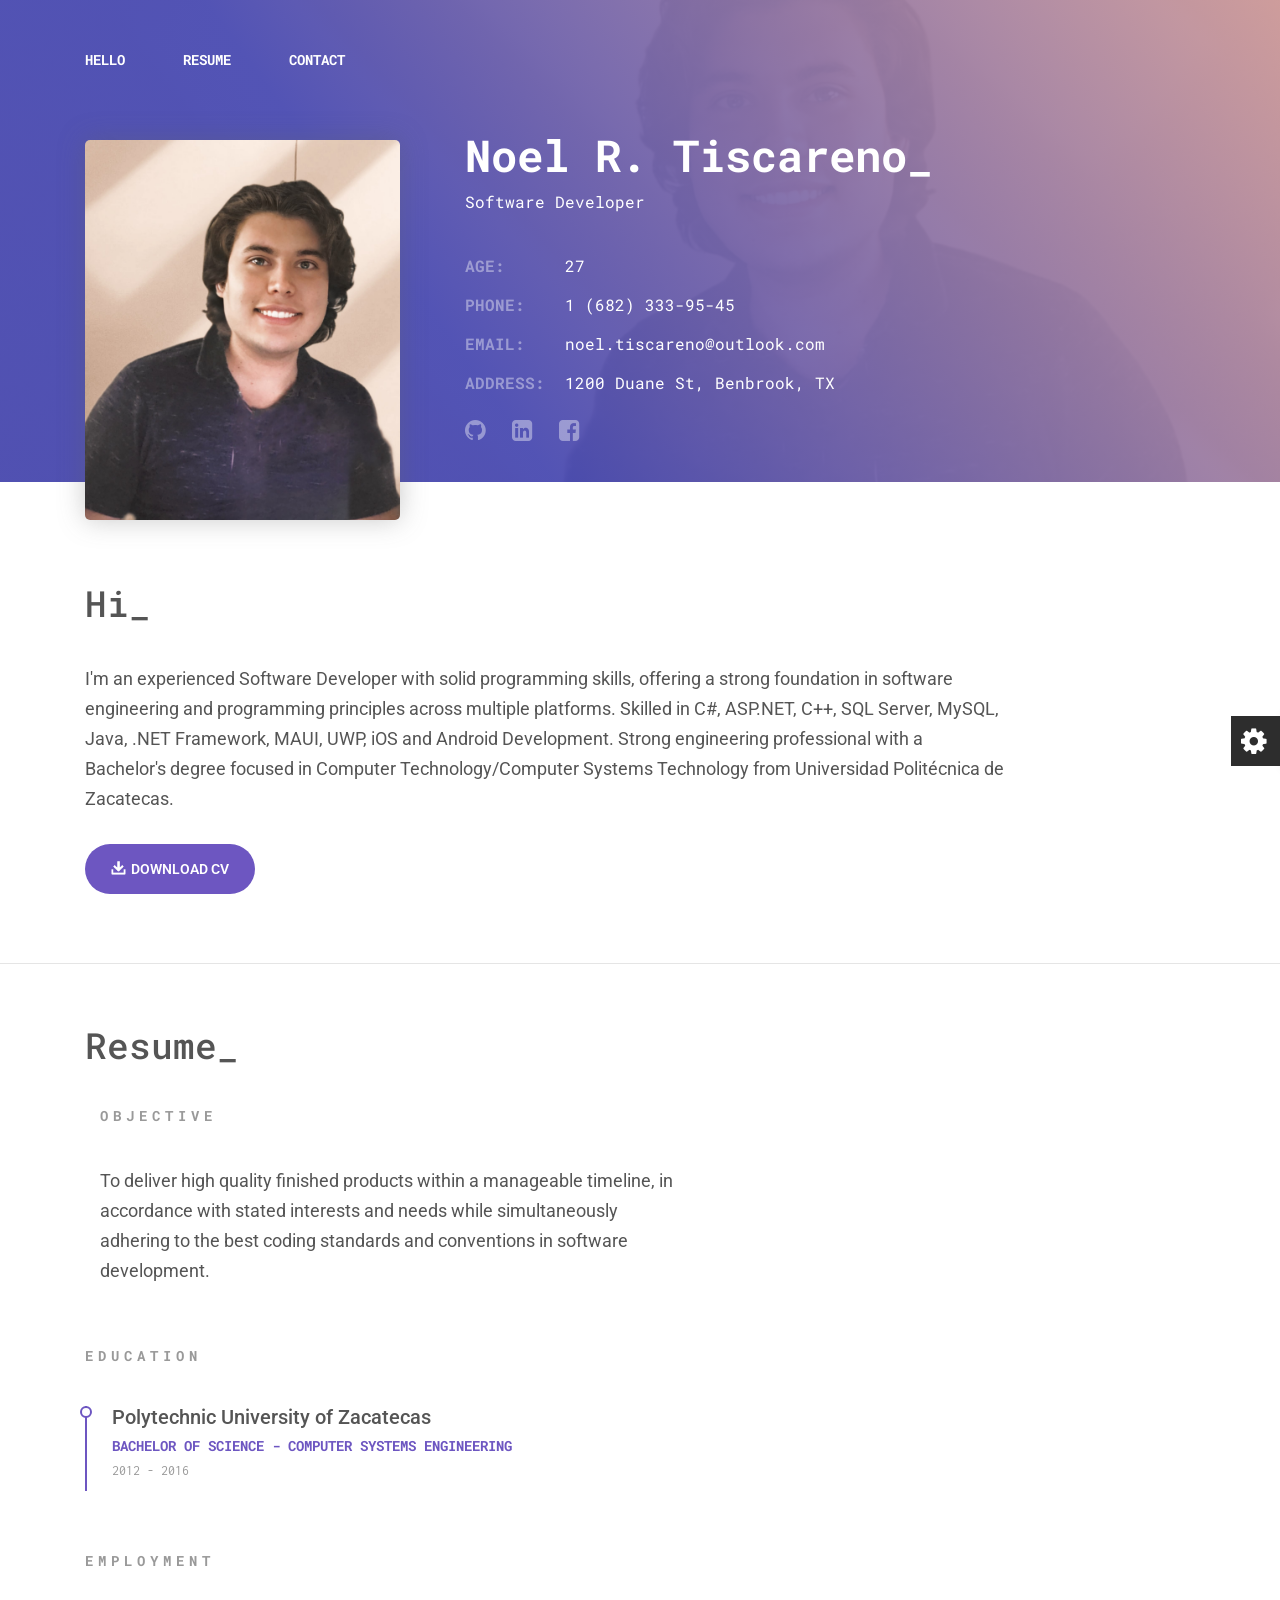
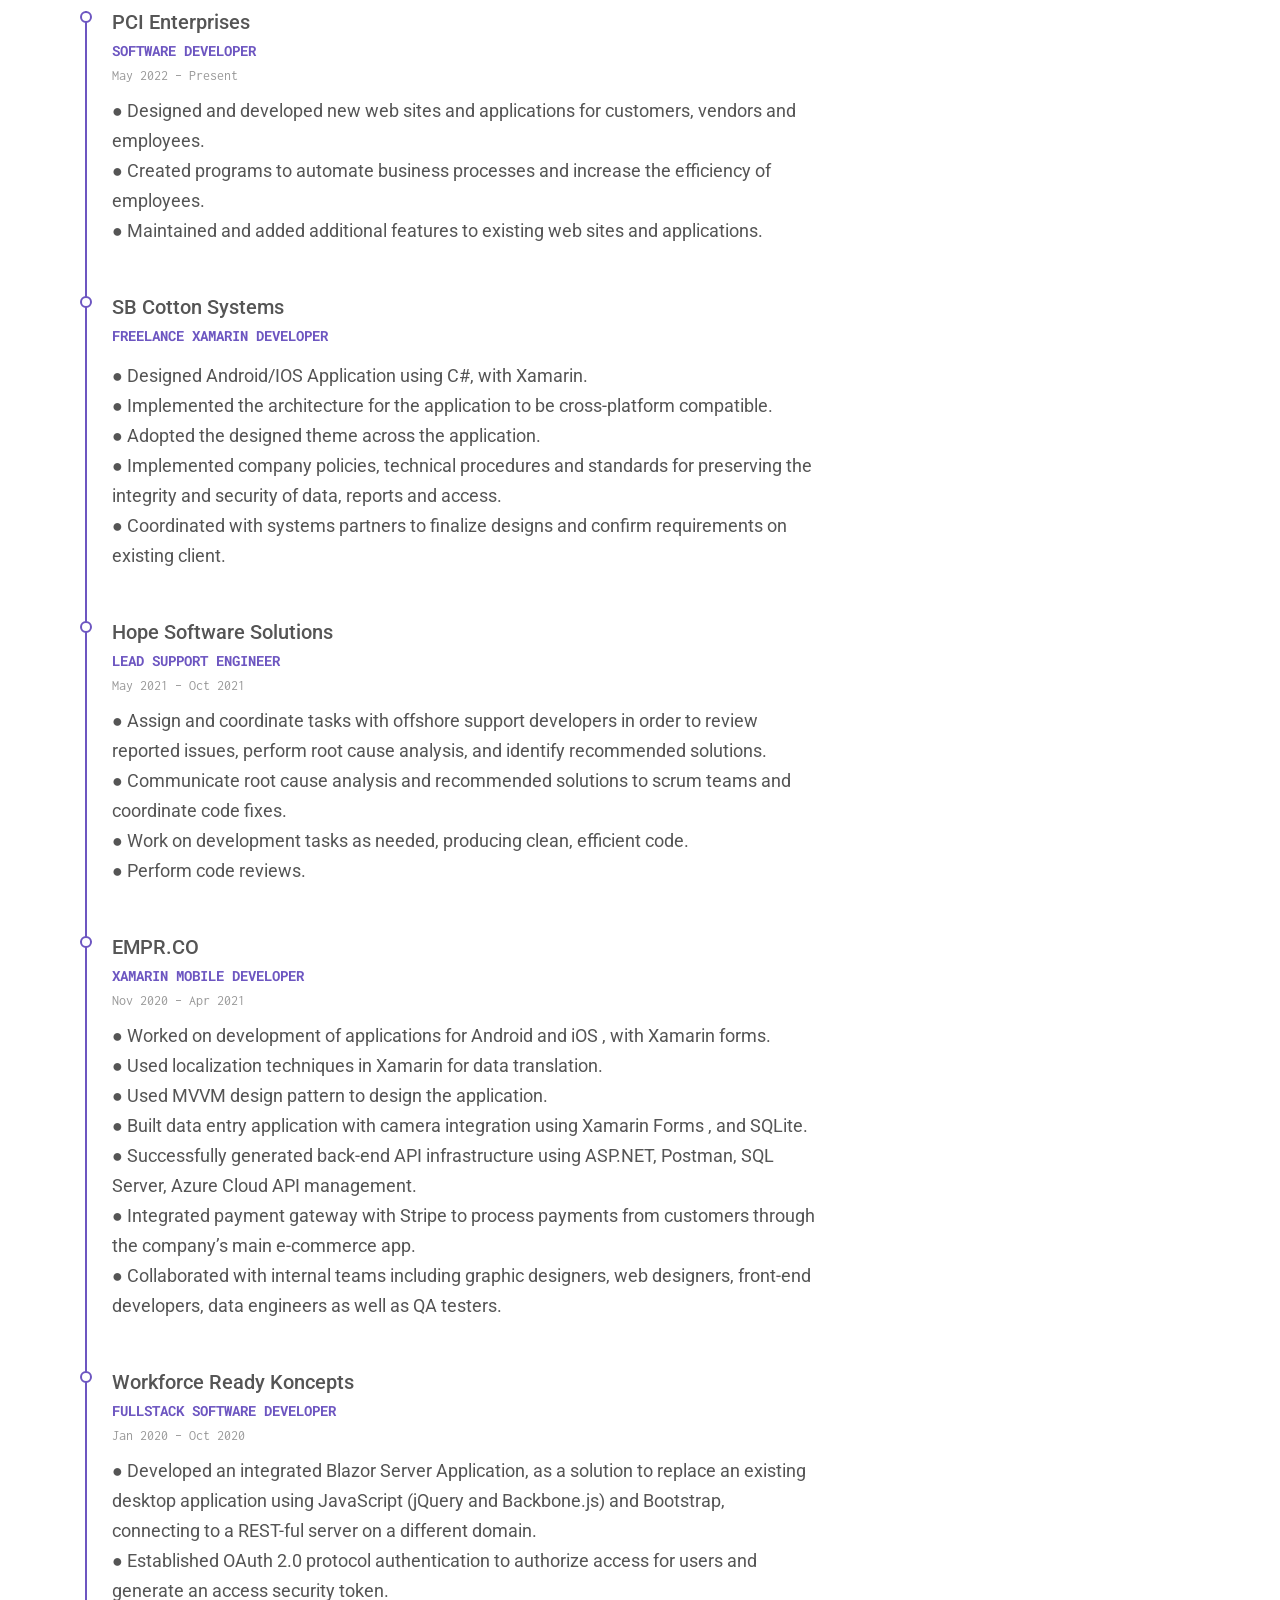
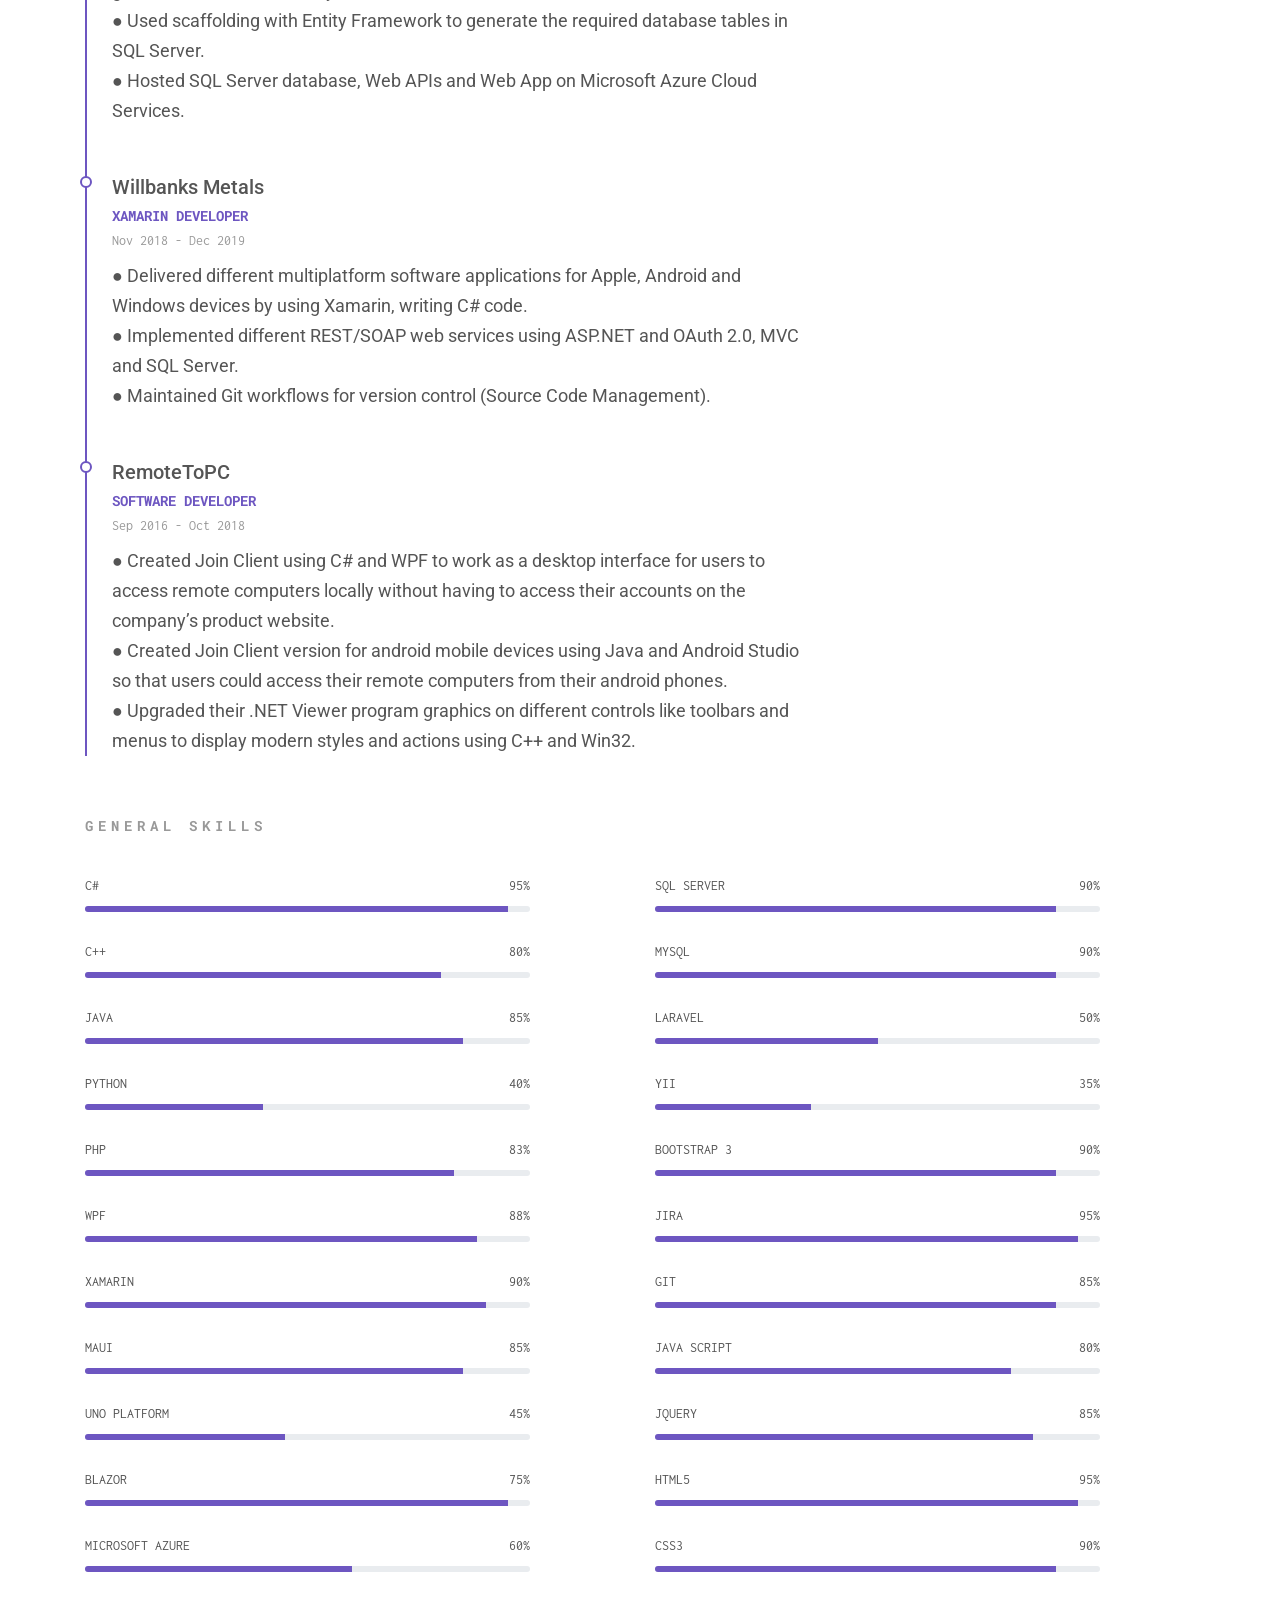
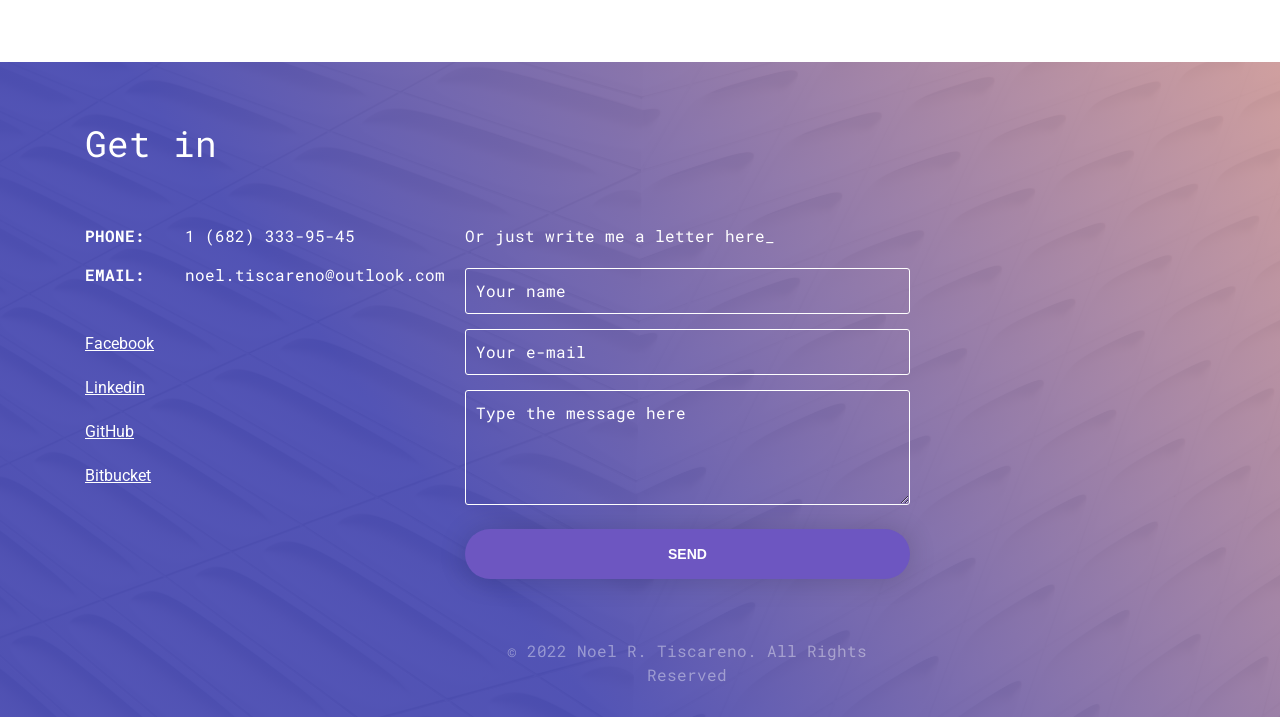
<file: template/index.html>
<!DOCTYPE html>
<html lang="en">
<head>
  <meta charset="UTF-8">
  <meta name="viewport" content="width=device-width, initial-scale=1.0">
  <meta http-equiv="X-UA-Compatible" content="ie=edge">
  <meta name="description" content="">
  <meta name="author" content="">
  <title> Noel R. Tiscareno Website</title>
  <link rel="stylesheet" href="assets/css/color.css">
  <link href="https://fonts.googleapis.com/css?family=Roboto|Roboto+Mono|Inconsolata" rel="stylesheet">
  <link href="https://cdn.materialdesignicons.com/2.0.46/css/materialdesignicons.min.css" rel="stylesheet">
	
</head>
<body>

<!--Switcher-->
  <div class="style-switcher">
    <span class="style-switcher__control"></span>
    <div class="style-switcher__list">
      <a class="style-switcher__link style-switcher__link--color"></a>
      <a class="style-switcher__link style-switcher__link--mono"></a>
    </div>
  </div>
<!--Switcher-->

<!--Main menu-->
  <div class="menu">
    <div class="container">
      <div class="row">
        <div class="menu__wrapper d-none d-lg-block col-md-12">
          <nav class="">
            <ul>
              <li><a href="#hello">Hello</a></li>
              <li><a href="#resume">Resume</a></li>
              <!--<li><a href="#portfolio">Portfolio</a></li>
              <li><a href="#testimonials">testimonials</a></li>
              <li><a href="#blog">blog</a></li>-->
              <li><a href="#contact">Contact</a></li>
            </ul>
          </nav>
        </div>
        <div class="menu__wrapper col-md-12 d-lg-none">
          <button type="button" class="menu__mobile-button">
            <span><i class="fa fa-bars" aria-hidden="true"></i></span>
          </button>
        </div>
      </div>
    </div>
  </div>
<!--Main menu-->

<!-- Mobile menu -->
  <div class="mobile-menu d-lg-none">
    <div class="container">
      <div class="mobile-menu__close">
        <span><i class="mdi mdi-close" aria-hidden="true"></i></span>
      </div>
      <nav class="mobile-menu__wrapper">
        <ul>
          <li><a href="#hello">Hello</a></li>
          <li><a href="#resume">Resume</a></li>
          <!--<li><a href="#portfolio">Portfolio</a></li>
          <li><a href="#testimonials">testimonials</a></li>
          <li><a href="#blog">blog</a></li>-->
          <li><a href="#contact">Contact</a></li>
        </ul>
      </nav>
    </div>
  </div>
<!-- Mobile menu -->

<!--Header-->
  <header class="main-header" style="background-image: url(assets/img/img_bg_header.jpg)">
    <div class="container">
      <div class="row personal-profile">
        <div class="col-md-4 personal-profile__avatar">
          <img class="" src="assets/img/img_header.jpg" alt="avatar">
        </div>
        <div class="col-md-8">
          <p class="personal-profile__name">Noel R. Tiscareno_</p>
          <p class="personal-profile__work">Software Developer</p>
          <div class="personal-profile__contacts">
            <dl class="contact-list contact-list__opacity-titles">
              <dt>Age:</dt>
              <dd>27</dd>
              <dt>Phone:</dt>
              <dd><a href="tel:6823339545">1 (682) 333-95-45</a></dd>
              <dt>Email:</dt>
              <dd><a href="mailto:mail@mail.com">noel.tiscareno@outlook.com</a></dd>
              <dt>Address:</dt>
              <dd>1200 Duane St, Benbrook, TX</dd>
            </dl>
          </div>
          <p class="personal-profile__social">
            <a href="" target="_blank"><i class="fa fa-github"></i></a>
            <a href="" target="_blank"><i class="fa fa-linkedin-square"></i></a>
            <a href="" target="_blank"><i class="fa fa-facebook-square"></i></a>
          </p>
        </div>
      </div>
    </div>
  </header>
<!--Header-->

<!--Hello-->
  <section id="hello" class="container section">
    <div class="row">
      <div class="col-md-10">
        <h2 id="hello_header" class="section__title">Hi_</h2>
        <p class="section__description">
          I'm an experienced Software Developer with solid programming skills, offering a strong foundation in software engineering and programming principles across multiple platforms. Skilled in C#, ASP.NET, C++, SQL Server, MySQL, Java, .NET Framework, MAUI, UWP, iOS and Android Development. Strong engineering professional with a Bachelor's degree focused in Computer Technology/Computer Systems Technology from Universidad Politécnica de Zacatecas.
        </p>
        <a href="" class="section_btn site-btn"><img src="assets/img/img_btn_icon.png" alt="">Download CV</a>
      </div>
    </div>
  </section>
<!--Hello-->

  <hr>

<!--Resume-->
  <section id="resume" class="container section">
    <div class="row">
      <div class="col-md-10">
        <h2 id="resume_header" class="section__title">Resume_</h2>
		 <div class="col-md-8 section__resume resume-list">
		  <h3 class="resume-list_title">objective</h3>
			 
        <p class="section__description">
          To deliver high quality finished products within a manageable timeline, in accordance with stated interests and needs while simultaneously adhering to the best coding standards and conventions in software development.
        </p>
	    </div>
      </div>
    </div>
    <div class="row">
      <div class="col-md-8 section__resume resume-list">
        <h3 class="resume-list_title">education</h3>
        <div class="resume-list__block">
			<h5>Polytechnic University of Zacatecas</h5>
          <p class="resume-list__block-title">Bachelor of Science - Computer Systems Engineering</p>
          <p class="resume-list__block-date">2012 - 2016</p>
        </div>
       <!-- <div class="resume-list__block">
          <p class="resume-list__block-title">School of Informational technologies</p>
          <p class="resume-list__block-date">2004 - 2005</p>
          <p>
            Awesome student, lorem ipsum dolor sit amet, conse ctetur adipisicing elit, sed do eius-
            mod tempor incididunt ut labore et dolore magna aliqua. Ut enim ad minim veniam, quis
          </p>
        </div>-->
      </div>
    </div>
    <div class="row">
      <div class="col-md-8 section__resume resume-list">
        <h3 class="resume-list_title">employment</h3>
        <div class="resume-list__block">
			<h5>PCI Enterprises</h5>
          <p class="resume-list__block-title">Software Developer</p>
          <p class="resume-list__block-date">May 2022 – Present </p>
          <p>
            ●	Designed and developed new web sites and applications for customers, vendors and employees.<br>
            ●	Created programs to automate business processes and increase the efficiency of employees.<br>
            ●	Maintained and added additional features to existing web sites and applications.
          </p>
        </div>
        <div class="resume-list__block">
			<h5>SB Cotton Systems</h5>
          <p class="resume-list__block-title">Freelance Xamarin Developer</p>
          <p class="resume-list__block-date"></p>
          <p>
			●	Designed Android/IOS Application using C#, with Xamarin.<br>
			●	Implemented the architecture for the application to be cross-platform compatible.<br>	  
			●	Adopted the designed theme across the application.<br>
			●	Implemented company policies, technical procedures and standards for preserving the integrity and security of data, reports and access.<br>
			●	Coordinated with systems partners to finalize designs and confirm requirements on existing client.

          </p>
        </div>
        <div class="resume-list__block">
			<h5>Hope Software Solutions</h5>
          <p class="resume-list__block-title">Lead Support Engineer</p>
          <p class="resume-list__block-date">May 2021 – Oct 2021</p>
          <p>
          	 ●	Assign and coordinate tasks with  offshore  support  developers  in  order  to  review  reported issues, perform  root  cause  analysis,  and  identify  recommended  solutions.<br>
			 ●	Communicate root cause  analysis  and  recommended  solutions  to  scrum  teams  and  coordinate code  fixes.<br>
			 ●	Work on development tasks as needed,  producing  clean,  efficient  code. <br>
			 ●	Perform code reviews.
          </p>
        </div>
		 
		    <div class="resume-list__block">
			<h5>EMPR.CO</h5>
          <p class="resume-list__block-title">Xamarin Mobile Developer </p>
          <p class="resume-list__block-date">Nov 2020 – Apr 2021 </p>
          <p>
			●	Worked on development of applications for Android and iOS , with Xamarin forms.<br>
			●	Used localization techniques in Xamarin for data translation.<br>
			●	Used MVVM design pattern to design the application.<br>
			●	Built data entry application with camera integration using Xamarin Forms , and SQLite.<br>
			●	Successfully generated back-end API infrastructure using ASP.NET, Postman, SQL Server, Azure Cloud API management.<br>
			●	Integrated payment gateway with Stripe to process payments from customers through the company’s main e-commerce app.<br>
			●	Collaborated with internal teams including graphic designers, web designers, front-end developers, data engineers as well as QA 	testers.  

          </p>
        </div>
		    <div class="resume-list__block">
			<h5>Workforce Ready Koncepts</h5>
          <p class="resume-list__block-title">FullStack Software Developer</p>
          <p class="resume-list__block-date">Jan 2020 – Oct 2020</p>
          <p>
			●	Developed an integrated Blazor Server Application, as a solution to replace an existing desktop application using JavaScript (jQuery and Backbone.js) and Bootstrap, connecting to a REST-ful server on a different domain.<br>
			●	Established OAuth 2.0 protocol authentication to authorize access for users and generate an access security token.<br>
			●	Used scaffolding with Entity Framework to generate the required database tables in SQL Server.<br>
			●	Hosted SQL Server database, Web APIs and Web App on Microsoft Azure Cloud Services.<br>
          </p>
        </div>
		    <div class="resume-list__block">
			<h5>Willbanks Metals</h5>
          <p class="resume-list__block-title">Xamarin Developer</p>
          <p class="resume-list__block-date">Nov 2018 - Dec 2019</p>
          <p>
			●	Delivered different multiplatform software applications for Apple, Android and Windows devices by using Xamarin, writing C# code.<br> 
			●	Implemented different REST/SOAP web services using ASP.NET and OAuth 2.0, MVC and SQL Server.<br>
			●	Maintained Git workflows for version control (Source Code Management).
          </p>
        </div>
		 <div class="resume-list__block">
			<h5>RemoteToPC</h5>
          <p class="resume-list__block-title">Software Developer </p>
          <p class="resume-list__block-date">Sep 2016 - Oct 2018</p>
          <p>
			●	Created Join Client using C# and WPF to work as a desktop interface for users to access remote computers locally without having to access their accounts on the company’s product website.<br>
			●	Created Join Client version for android mobile devices using Java and Android Studio so that users could access their remote computers from their android phones.<br>
			●	Upgraded their .NET Viewer program graphics on different controls like toolbars and menus to display modern styles and actions using C++ and Win32.

          </p>
        </div>
      </div>
    </div>
    <div class="row section__resume progress-list js-progress-list">
<div class="col-md-12">
        <h3 class="progress-list__title">general skills</h3>
      </div>
      <div class="col-md-5 mr-auto">
		          <div class="progress-list__skill">
          <p>
            <span class="progress-list__skill-title">c#</span>
            <span class="progress-list__skill-value">95%</span>
          </p>
          <div class="progress">
            <div class="progress-bar" role="progressbar" aria-valuenow="95" aria-valuemin="0" aria-valuemax="100" >
            </div>
          </div>
		  </div>
		  <div class="progress-list__skill">
          <p>
            <span class="progress-list__skill-title">c++</span>
            <span class="progress-list__skill-value">80%</span>
          </p>
          <div class="progress">
            <div class="progress-bar" role="progressbar" aria-valuenow="80" aria-valuemin="0" aria-valuemax="100" >
            </div>
          </div>
		  </div>
		  <div class="progress-list__skill">
          <p>
            <span class="progress-list__skill-title">java</span>
            <span class="progress-list__skill-value">85%</span>
          </p>
          <div class="progress">
            <div class="progress-bar" role="progressbar" aria-valuenow="85" aria-valuemin="0" aria-valuemax="100" >
            </div>
          </div>
		  </div>
		  <div class="progress-list__skill">
          <p>
            <span class="progress-list__skill-title">python</span>
            <span class="progress-list__skill-value">40%</span>
          </p>
          <div class="progress">
            <div class="progress-bar" role="progressbar" aria-valuenow="40" aria-valuemin="0" aria-valuemax="100" >
            </div>
          </div>
		  </div>
		  <div class="progress-list__skill">
          <p>
            <span class="progress-list__skill-title">php</span>
            <span class="progress-list__skill-value">83%</span>
          </p>
          <div class="progress">
            <div class="progress-bar" role="progressbar" aria-valuenow="83" aria-valuemin="0" aria-valuemax="100" >
            </div>
          </div>
		  </div>
		  
		  <div class="progress-list__skill">
          <p>
            <span class="progress-list__skill-title">wpf</span>
            <span class="progress-list__skill-value">88%</span>
          </p>
          <div class="progress">
            <div class="progress-bar" role="progressbar" aria-valuenow="88" aria-valuemin="0" aria-valuemax="100" >
            </div>
          </div>
		  </div>
		  
		  <div class="progress-list__skill">
          <p>
            <span class="progress-list__skill-title">Xamarin</span>
            <span class="progress-list__skill-value">90%</span>
          </p>
          <div class="progress">
            <div class="progress-bar" role="progressbar" aria-valuenow="90" aria-valuemin="0" aria-valuemax="100" >
            </div>
          </div>
		  </div>
		  
		  <div class="progress-list__skill">
          <p>
            <span class="progress-list__skill-title">Maui</span>
            <span class="progress-list__skill-value">85%</span>
          </p>
          <div class="progress">
            <div class="progress-bar" role="progressbar" aria-valuenow="85" aria-valuemin="0" aria-valuemax="100" >
            </div>
          </div>
		  </div>
		  
		  <div class="progress-list__skill">
          <p>
            <span class="progress-list__skill-title">uno platform</span>
            <span class="progress-list__skill-value">45%</span>
          </p>
          <div class="progress">
            <div class="progress-bar" role="progressbar" aria-valuenow="45" aria-valuemin="0" aria-valuemax="100" >
            </div>
          </div>
		  </div>
		  
		  <div class="progress-list__skill">
          <p>
            <span class="progress-list__skill-title">blazor</span>
            <span class="progress-list__skill-value">75%</span>
          </p>
          <div class="progress">
            <div class="progress-bar" role="progressbar" aria-valuenow="95" aria-valuemin="0" aria-valuemax="100" >
            </div>
          </div>
		  </div>
		  
		  <div class="progress-list__skill">
          <p>
            <span class="progress-list__skill-title">microsoft azure</span>
            <span class="progress-list__skill-value">60%</span>
          </p>
          <div class="progress">
            <div class="progress-bar" role="progressbar" aria-valuenow="60" aria-valuemin="0" aria-valuemax="100" >
            </div>
          </div>
		  </div>
		  
       
        
      </div>
      <div class="col-md-5 mr-auto">
		  
		  <div class="progress-list__skill">
          <p>
            <span class="progress-list__skill-title">sql server</span>
            <span class="progress-list__skill-value">90%</span>
          </p>
          <div class="progress">
            <div class="progress-bar" role="progressbar" aria-valuenow="90" aria-valuemin="0" aria-valuemax="100" >
            </div>
          </div>
		  </div>
		  
		  <div class="progress-list__skill">
          <p>
            <span class="progress-list__skill-title">mysql</span>
            <span class="progress-list__skill-value">90%</span>
          </p>
          <div class="progress">
            <div class="progress-bar" role="progressbar" aria-valuenow="90" aria-valuemin="0" aria-valuemax="100" >
            </div>
          </div>
		  </div>
		  
		  <div class="progress-list__skill">
          <p>
            <span class="progress-list__skill-title">laravel</span>
            <span class="progress-list__skill-value">50%</span>
          </p>
          <div class="progress">
            <div class="progress-bar" role="progressbar" aria-valuenow="50" aria-valuemin="0" aria-valuemax="100" >
            </div>
          </div>
		  </div>
		  
		  <div class="progress-list__skill">
          <p>
            <span class="progress-list__skill-title">yii</span>
            <span class="progress-list__skill-value">35%</span>
          </p>
          <div class="progress">
            <div class="progress-bar" role="progressbar" aria-valuenow="35" aria-valuemin="0" aria-valuemax="100" >
            </div>
          </div>
		  </div>
		  
        <div class="progress-list__skill">
          <p>
            <span class="progress-list__skill-title">bootstrap 3</span>
            <span class="progress-list__skill-value">90%</span>
          </p>
          <div class="progress">
            <div class="progress-bar" role="progressbar" aria-valuenow="90" aria-valuemin="0" aria-valuemax="100">
            </div>
          </div>
        </div>
        <div class="progress-list__skill">
          <p>
            <span class="progress-list__skill-title">jira</span>
            <span class="progress-list__skill-value">95%</span>
          </p>
          <div class="progress">
            <div class="progress-bar" role="progressbar" aria-valuenow="95" aria-valuemin="0" aria-valuemax="100">
            </div>
          </div>
        </div>
        <div class="progress-list__skill">
          <p>
            <span class="progress-list__skill-title">git</span>
            <span class="progress-list__skill-value">85%</span>
          </p>
          <div class="progress">
            <div class="progress-bar" role="progressbar" aria-valuenow="90" aria-valuemin="0" aria-valuemax="100">
            </div>
          </div>
        </div>
        
		  <div class="progress-list__skill">
          <p>
            <span class="progress-list__skill-title">java script</span>
            <span class="progress-list__skill-value">80%</span>
          </p>
          <div class="progress">
            <div class="progress-bar" role="progressbar" aria-valuenow="80" aria-valuemin="0" aria-valuemax="100">
            </div>
          </div>
        </div>
        <div class="progress-list__skill">
          <p>
            <span class="progress-list__skill-title">jquery</span>
            <span class="progress-list__skill-value">85%</span>
          </p>
          <div class="progress">
            <div class="progress-bar" role="progressbar" aria-valuenow="85" aria-valuemin="0" aria-valuemax="100">
            </div>
          </div>
        </div>
		  
		   <div class="progress-list__skill">
          <p>
            <span class="progress-list__skill-title">html5</span>
            <span class="progress-list__skill-value">95%</span>
          </p>
          <div class="progress">
            <div class="progress-bar" role="progressbar" aria-valuenow="95" aria-valuemin="0" aria-valuemax="100" >
            </div>
          </div>
        </div>
        <div class="progress-list__skill">
          <p>
            <span class="progress-list__skill-title">css3</span>
            <span class="progress-list__skill-value">90%</span>
          </p>
          <div class="progress">
            <div class="progress-bar" role="progressbar" aria-valuenow="90" aria-valuemin="0" aria-valuemax="100">
            </div>
          </div>
        </div>
		  
      </div>
    </div>
  </section>
<!--Resume-->

<!--Portfolio-->
 <!-- <section id="portfolio" class="container section">
    <div class="row">
      <div class="col-md-12">
        <h2 id="portfolio_header" class="section__title">My projects_</h2>
      </div>
    </div>
    <div class="row portfolio-menu">
      <div class="col-md-12">
        <nav>
          <ul>
            <li><a href="" data-portfolio-target-tag="all">all</a></li>
            <li><a href="" data-portfolio-target-tag="mobile apps">mobile apps</a></li>
            <li><a href="" data-portfolio-target-tag="web-sites">web-sites</a></li>
            <li><a href="" data-portfolio-target-tag="landing-pages">landing pages</a></li>
          </ul>
        </nav>
      </div>
    </div>
    <div class="portfolio-cards">
      <div class="row project-card" data-toggle="modal" data-target="#portfolioModal" data-portfolio-tag="web-sites">
        <div class="col-md-6 col-lg-5 project-card__img">
          <img class="" src="assets/img/img_project_1_mono.png" alt="project-img">
        </div>
        <div class="col-md-6 col-lg-7 project-card__info">
          <h3 class="project-card__title">Mobile and desktop app for London hostel store  </h3>
          <p class="project-card__description">
            Do answered bachelor occasion in of offended no concerns. Supply worthy warmth branch of no ye.
            Voice tried known to as my to. Though wished merits or be. Alone visit use these smart rooms ham.
          </p>
          <p class="project-card__stack">Used stack:</p>
          <ul class="tags">
            <li>html5</li>
            <li>css3</li>
            <li>JavaScript</li>
            <li>bower</li>
            <li>grunt</li>
          </ul>
          <a href="" class="project-card__link">www.superapp.com</a>
        </div>
      </div>
      <div class="row project-card"  data-toggle="modal" data-target="#portfolioModal" data-portfolio-tag="mobile apps">
        <div class="col-md-6 col-lg-5 project-card__img">
          <img class="" src="assets/img/img_project_2_mono.png" alt="project-img">
        </div>
        <div class="col-md-6 col-lg-7 project-card__info">
          <h3 class="project-card__title">Web app page for trevel company</h3>
          <p class="project-card__description">
            Preference any astonished unreserved mrs. Prosperous understood middletons in conviction an
             uncommonly do. Supposing so be resolving breakfast am or perfectly. Is drew am hill from mr.
          </p>
          <p class="project-card__stack">Used stack:</p>
          <ul class="tags">
            <li>html5</li>
            <li>css3</li>
            <li>JavaScript</li>
            <li>BEM</li>
            <li>bower</li>
            <li>grunt</li>
          </ul>
          <a href="" class="project-card__link">www.travellend.com</a>
        </div>
      </div>
      <div class="row project-card"  data-toggle="modal" data-target="#portfolioModal" data-portfolio-tag="landing-pages">
        <div class="col-md-6 col-lg-5 project-card__img">
        <img class="" src="assets/img/img_project_3_mono.png" alt="project-img">
      </div>
        <div class="col-md-6 col-lg-7 project-card__info">
        <h3 class="project-card__title">Admin template for Photo Service</h3>
        <p class="project-card__description">
          Do answered bachelor occasion in of offended no concerns. Supply worthy warmth branch of no ye.
          Voice tried known to as my to. Though wished merits or be. Alone visit use these smart rooms ham.
        </p>
        <p class="project-card__stack">Used stack:</p>
        <ul class="tags">
          <li>html5</li>
          <li>css3</li>
          <li>JavaScript</li>
          <li>BEM</li>
          <li>bower</li>
          <li>grunt</li>
        </ul>
        <a href="" class="project-card__link">www.coolphoto.com</a>
      </div>
      </div>
    </div>
  </section>-->
<!--Portfolio-->

<!--Testimonials-->
 <!-- <div id="testimonials" class="section">
    <div class="background slider-carousel" style="background-image: url(assets/img/img_bg_main.jpg);">
      <div class="container">
        <div id="carouselTestimonials" class="carousel slide" data-ride="carousel">
          <ol class="carousel-indicators">
            <li data-target="#carouselTestimonials" data-slide-to="0" class="active"></li>
            <li data-target="#carouselTestimonials" data-slide-to="1"></li>
            <li data-target="#carouselTestimonials" data-slide-to="2"></li>
            <li data-target="#carouselTestimonials" data-slide-to="3"></li>
          </ol>
          <div class="carousel-inner" role="listbox">
            <div class="carousel-item active">
              <div class="row">
                <div class="col-md-10 col-sm-10 col-10 mr-auto ml-auto">
                  <p class="slider-carousel__title">Antonio Anderson</p>
                  <p class="slider-carousel__caption">Project: Landin page for travel company</p>
                  <hr>
                  <p class="slider-carousel__description">Up or well must less rent read walk so be. Easy
                    sold at do hour sing spot. Any meant has cease too the decay. Since party burst am
                    it match. By or blushes between besides offices noisier as. Sending do brought winding
                    compass in. Easy sold at do hour sing spot less rent read walk so be. Any meant has
                    cease too the decay. </p>
                </div>
              </div>
            </div>
            <div class="carousel-item">
              <div class="row">
                <div class="col-md-10 col-sm-10 col-10 mr-auto ml-auto">
                  <p class="slider-carousel__title">Antonio Anderson</p>
                  <p class="slider-carousel__caption">Project: Landin page for travel company</p>
                  <hr>
                  <p class="slider-carousel__description">Up or well must less rent read walk so be. Easy
                    sold at do hour sing spot. Any meant has cease too the decay. Since party burst am
                    it match. By or blushes between besides offices noisier as. Sending do brought winding
                    compass in. Easy sold at do hour sing spot less rent read walk so be. Any meant has
                    cease too the decay. </p>
                </div>
              </div>
            </div>
            <div class="carousel-item">
              <div class="row">
                <div class="col-md-10 col-sm-10 col-10 mr-auto ml-auto">
                  <p class="slider-carousel__title">Antonio Anderson</p>
                  <p class="slider-carousel__caption">Project: Landin page for travel company</p>
                  <hr>
                  <p class="slider-carousel__description">Up or well must less rent read walk so be. Easy
                    sold at do hour sing spot. Any meant has cease too the decay. Since party burst am
                    it match. By or blushes between besides offices noisier as. Sending do brought winding
                    compass in. Easy sold at do hour sing spot less rent read walk so be. Any meant has
                    cease too the decay. </p>
                </div>
              </div>
            </div>
            <div class="carousel-item">
              <div class="row">
                <div class="col-md-10 col-sm-10 col-10 mr-auto ml-auto">
                  <p class="slider-carousel__title">Antonio Anderson</p>
                  <p class="slider-carousel__caption">Project: Landin page for travel company</p>
                  <hr>
                  <p class="slider-carousel__description">Up or well must less rent read walk so be. Easy
                    sold at do hour sing spot. Any meant has cease too the decay. Since party burst am
                    it match. By or blushes between besides offices noisier as. Sending do brought winding
                    compass in. Easy sold at do hour sing spot less rent read walk so be. Any meant has
                    cease too the decay. </p>
                </div>
              </div>
            </div>
          </div>
          <a class="carousel-control-prev" href="#testimonials" role="button" data-slide="prev">
            <span class="carousel-control-prev-icon" aria-hidden="true"></span>
            <span class="sr-only">Previous</span>
          </a>
          <a class="carousel-control-next" href="#testimonials" role="button" data-slide="next">
            <span class="carousel-control-next-icon" aria-hidden="true"></span>
            <span class="sr-only">Next</span>
          </a>
          <div class="slider-carousel__circle">
            <p><i class="fa fa-quote-right" aria-hidden="true"></i></p>
          </div>
        </div>
      </div>
    </div>
  </div>-->
<!--Testimonials-->

<!--Blog-->
 <!-- <section id="blog" class="container section">
    <div class="row">
      <div class="col-md-12">
        <h2 id="blog_header" class="section__title">Latest Posts_</h2>
      </div>
    </div>

    <div class="row post-cards">
      <div class="col-md-4">
        <a href="blog.html">
          <div class="post-cards__card">
            <div class="post-cards__img">
              <img src="assets/img/img_blog_1.png" alt="blog_img">
            </div>
            <div class="post-cards__info">
              <p class="post-cards__date">October 22, 2017</p>
              <h3 class="post-cards_title">How to use css-preprocessor</h3>
              <p class="post-cards_description">Lorem ipsum dolor sit amet, consectetur
                adipisicing elit, sed do eiusmod tempr incididunt...
              </p>
            </div>
          </div>
        </a>
      </div>
      <div class="col-md-4">
        <a href="blog.html">
          <div class="post-cards__card">
            <div class="post-cards__img">
              <img src="assets/img/img_blog_2.png" alt="blog_img">
            </div>
            <div class="post-cards__info">
              <p class="post-cards__date">October 22, 2017</p>
              <h3 class="post-cards_title">How I organize my work with code</h3>
              <p class="post-cards_description">Lorem ipsum dolor sit amet, consectetur
                adipisicing elit, sed do eiusmod tempr incididu...
              </p>
            </div>
          </div>
        </a>
      </div>
      <div class="col-md-4">
        <a href="blog.html">
          <div class="post-cards__card">
            <div class="post-cards__img">
              <img src="assets/img/img_blog_3.png" alt="blog_img">
            </div>
            <div class="post-cards__info">
              <p class="post-cards__date">October 22, 2017</p>
              <h3 class="post-cards_title">SVG sprites vs Icon Font</h3>
              <p class="post-cards_description">Lorem ipsum dolor sit amet, consectetur
                adipisicing elit, sed do eiusmod tempr incididu...
              </p>
            </div>
          </div>
        </a>
      </div>
    </div>
  </section>-->
<!--Blog-->

<!--Contact-->
  <div class="background" style="background-image: url(assets/img/img_bg_main.jpg)">
    <div id="contact" class="container section">
      <div class="row">
        <div class="col-md-12">
          <p id="contacts_header" class="section__title">Get in touch_</p>
        </div>
      </div>
      <div class="row contacts">
        <div class="col-md-5 col-lg-4">
          <div class="contacts__list">
            <dl class="contact-list">
              <dt>Phone:</dt>
              <dd><a href="tel:6823339545">1 (682) 333-95-45</a></dd>
              <!--<dt>Skype:</dt>
              <dd><a href="skype:iamivanovivan">iamivanovivan</a></dd>-->
              <dt>Email:</dt>
              <dd><a href="mailto:mail@mail.com">noel.tiscareno@outlook.com</a></dd>
            </dl>
          </div>
          <div class="contacts__social">
            <ul>
              <li><a href="">Facebook</a></li>
              <li><a href="">Linkedin</a></li>
              <li><a href="">GitHub</a></li>
              <li><a href="">Bitbucket</a></li>
            </ul>
          </div>
        </div>
        <div class="col-md-7 col-lg-5">
          <div class="contacts__form">
            <p class="contacts__form-title">Or just write me a letter here_</p>
            <form class="js-form">
              <div class="form-group">
                <input class="form-field js-field-name" type="text" placeholder="Your name" required>
                <span class="form-validation"></span>
                <span class="form-invalid-icon"><i class="mdi mdi-close" aria-hidden="true"></i></span>
              </div>
              <div class="form-group">
                <input class="form-field js-field-email" type="email"  placeholder="Your e-mail" required>
                <span class="form-validation"></span>
                <span class="form-invalid-icon"><i class="mdi mdi-close" aria-hidden="true"></i></span>
              </div>
              <div class="form-group">
                <textarea class="form-field js-field-message" placeholder="Type the message here" required></textarea>
                <span class="form-validation"></span>
                <span class="form-invalid-icon"><i class="mdi mdi-close" aria-hidden="true"></i></span>
              </div>
              <button class="site-btn site-btn--form" type="submit" value="Send">Send</button>
            </form>
          </div>
          <div class="footer">
            <p>© 2022 Noel R. Tiscareno. All Rights Reserved</p>
          </div>
        </div>
      </div>
    </div>
  </div>
<!--Contact-->

<!-- Portfolio Modal -->
  <div class="modal fade portfolio-modal" id="portfolioModal" tabindex="-1" role="dialog" aria-hidden="true">
  <div class="modal-dialog modal-lg" role="document">
    <div class="modal-content">
      <div class="modal-header">
        <button type="button" class="close" data-dismiss="modal" aria-label="Close">
          <span aria-hidden="true">&times;</span>
        </button>
      </div>
      <div class="modal-body col-md-11 col-lg-9 ml-auto mr-auto">
        <p class="portfolio-modal__title">Mobile and desktop app for London hostel store</p>
        <img class="portfolio-modal__img" src="assets/img/img_project_1_mono.png" alt="modal_img">
        <p class="portfolio-modal__description">
          Lorem ipsum dolor sit amet, consectetur adipisicing elit, sed do eiusmod tempor incididunt utlabore et
          dolore magna aliqua. Ut enim ad minim veniam, quis nostrud exercitation ullamcolaboris nisi ut aliquip ex
          ea commodo consequat. Duis aute irure dolor in reprehenderit in voluptate velit esse cillum dolore eu fugiat
          nulla pariatur. Excepteur sint occaecat cupidatat non proident, sunt in culpa qui officia deserunt mollit
          anim id est laborum. Sed ut perspiciatis undeomnis iste natus error sit voluptatem accusantium doloremque
          laudantium, totam rem aperiam, eaque ipsa quae ab illo inventore veritatis et quasi architecto beatae vitae
          dicta sunt explicabo.Nemo enim ipsam voluptatem quia voluptas sit aspernatur aut odit aut fugit, sed quia
          conse.
        </p>
        <div class="portfolio-modal__link">
          <a href="">www.superapp.com</a>
        </div>
        <div  class="portfolio-modal__stack">
          <p class="portfolio-modal__stack-title">Using stack:</p>
          <ul class="tags">
            <li>html5</li>
            <li>css3</li>
            <li>JavaScript</li>
            <li>bower</li>
            <li>grunt</li>
          </ul>
        </div>
      </div>
    </div>
  </div>
</div>
<!-- Portfolio Modal -->

  <script src="assets/js/jquery-2.2.4.min.js"></script>
  <script src="assets/js/popper.min.js"></script>
  <script src="assets/js/bootstrap.min.js"></script>
  <script src="assets/js/menu.js"></script>
  <script src="assets/js/jquery.waypoints.js"></script>
  <script src="assets/js/progress-list.js"></script>
  <script src="assets/js/section.js"></script>
  <script src="assets/js/portfolio-filter.js"></script>
  <script src="assets/js/slider-carousel.js"></script>
  <script src="assets/js/mobile-menu.js"></script>
  <script src="assets/js/contacts.js"></script>
  <script src="assets/js/mbclicker.min.js"></script>
  <script src="assets/js/site-btn.js"></script>
  <script src="assets/js/style-switcher.js"></script>
</body>
</html>
</file>
